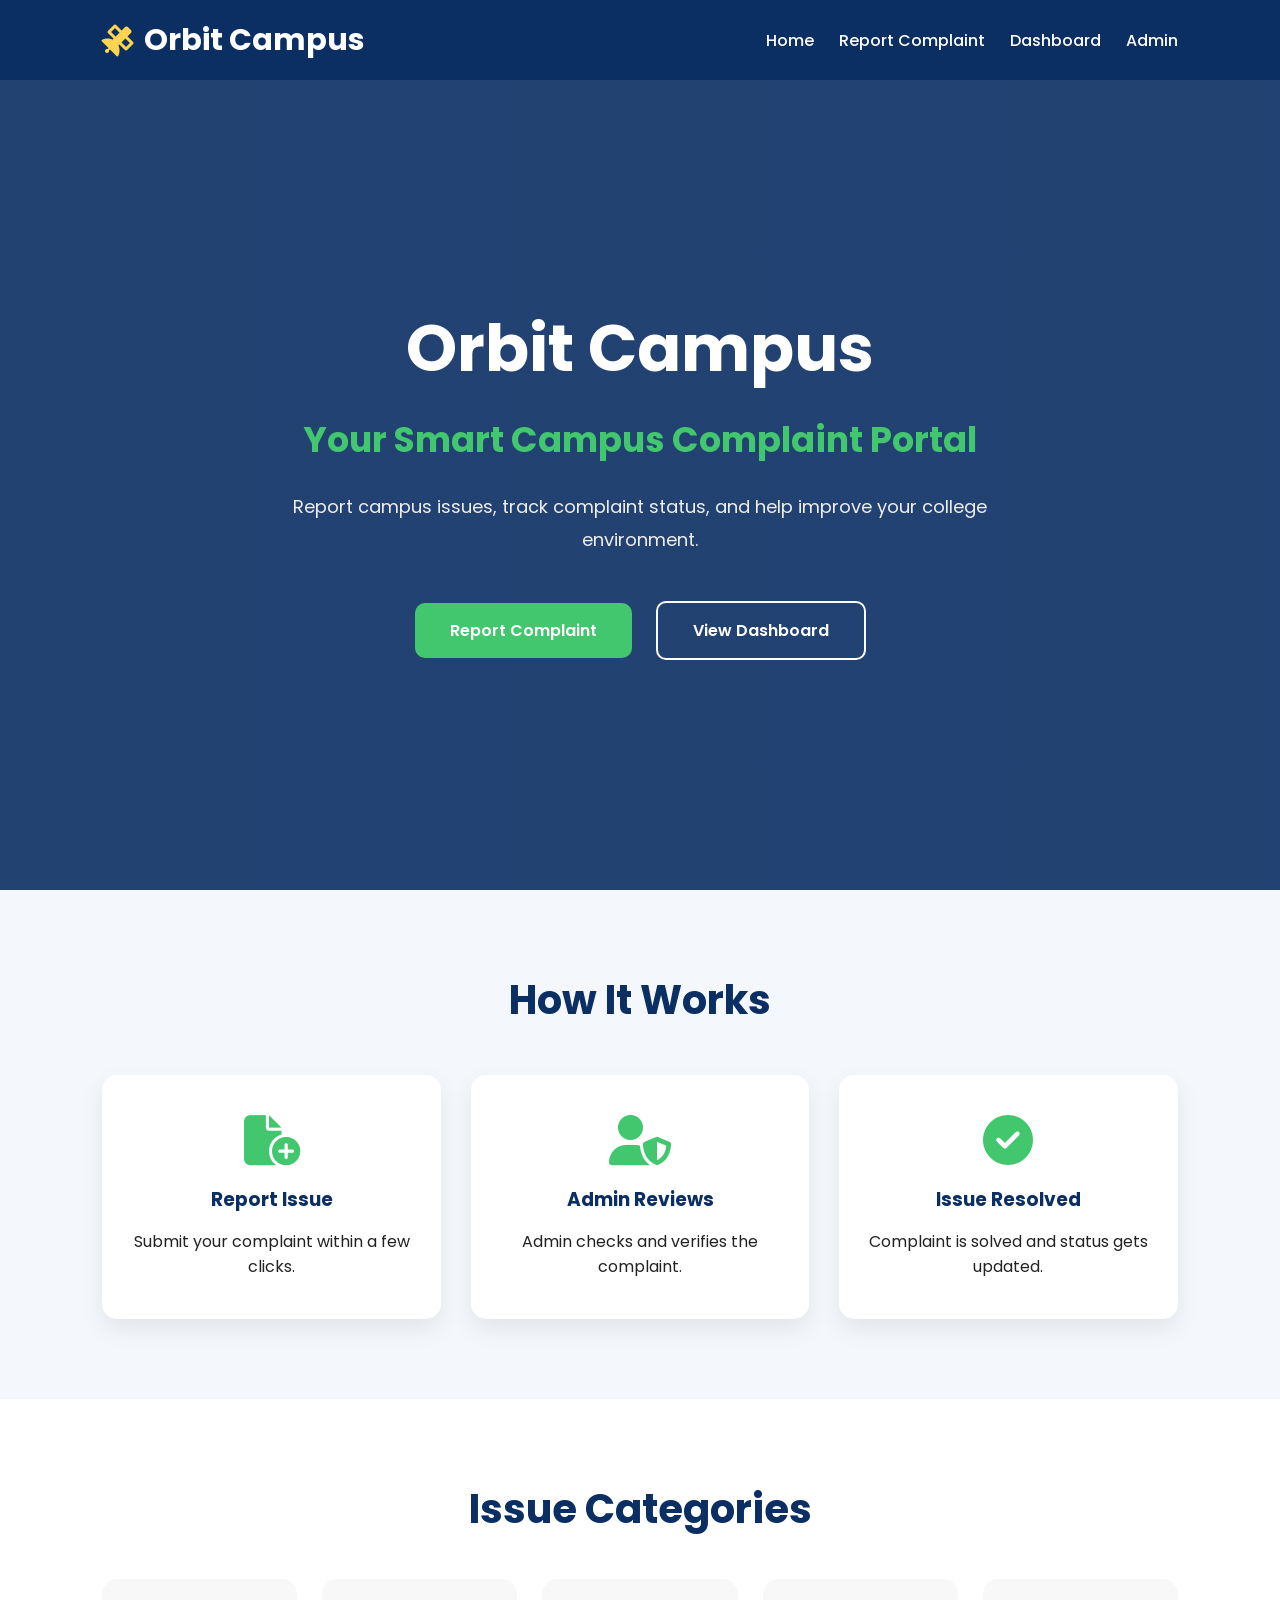
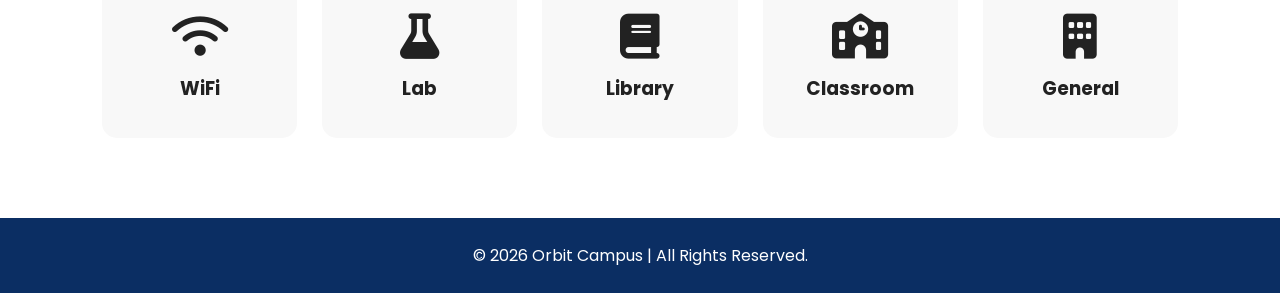
<file: index.html>
<!DOCTYPE html>
<html lang="en">
<head>
    <meta charset="UTF-8">
    <meta name="viewport" content="width=device-width, initial-scale=1.0">
    <title>Orbit Campus</title>

    <!-- CSS -->
    <link rel="stylesheet" href="css/style.css">

    <!-- Font Awesome Icons -->
    <link rel="stylesheet"
    href="https://cdnjs.cloudflare.com/ajax/libs/font-awesome/6.5.2/css/all.min.css">
</head>

<body>

    <!-- ================= HEADER ================= -->

    <header>

    <div class="logo">
        <i class="fa-solid fa-satellite"></i>
        <h2>Orbit Campus</h2>
    </div>

    <nav>
        <a href="index.html">Home</a>
        <a href="report.html">Report Complaint</a>
        <a href="dashboard.html">Dashboard</a>
        <a href="admin.html">Admin</a>
    </nav>

</header>

    <!-- ================= HERO ================= -->

    <section class="hero">

        <div class="hero-content">

            <h1>Orbit Campus</h1>

            <h2>Your Smart Campus Complaint Portal</h2>

            <p>

                Report campus issues, track complaint status,
                and help improve your college environment.

            </p>

            <div class="buttons">

                <a href="report.html" class="btn1">
                    Report Complaint
                </a>

                <a href="dashboard.html" class="btn2">
                    View Dashboard
                </a>

            </div>

        </div>

    </section>

    <!-- ================= HOW IT WORKS ================= -->

    <section class="how">

        <h2>How It Works</h2>

        <div class="cards">

            <div class="card">

                <i class="fa-solid fa-file-circle-plus"></i>

                <h3>Report Issue</h3>

                <p>
                    Submit your complaint within a few clicks.
                </p>

            </div>

            <div class="card">

                <i class="fa-solid fa-user-shield"></i>

                <h3>Admin Reviews</h3>

                <p>
                    Admin checks and verifies the complaint.
                </p>

            </div>

            <div class="card">

                <i class="fa-solid fa-circle-check"></i>

                <h3>Issue Resolved</h3>

                <p>
                    Complaint is solved and status gets updated.
                </p>

            </div>

        </div>

    </section>

    <!-- ================= CATEGORIES ================= -->

    <section class="categories" id="categories">

        <h2>Issue Categories</h2>

        <div class="category-box">

            <div class="item">
                <i class="fa-solid fa-wifi"></i>
                <h3>WiFi</h3>
            </div>

            <div class="item">
                <i class="fa-solid fa-flask"></i>
                <h3>Lab</h3>
            </div>

            <div class="item">
                <i class="fa-solid fa-book"></i>
                <h3>Library</h3>
            </div>

            <div class="item">
                <i class="fa-solid fa-school"></i>
                <h3>Classroom</h3>
            </div>

            <div class="item">
                <i class="fa-solid fa-building"></i>
                <h3>General</h3>
            </div>

        </div>

    </section>

    <!-- ================= FOOTER ================= -->

    <footer>

        <p>

            © 2026 Orbit Campus |
            All Rights Reserved.

        </p>

    </footer>

    <!-- JavaScript -->

    <script src="js/script.js"></script>

</body>
</html>
</file>
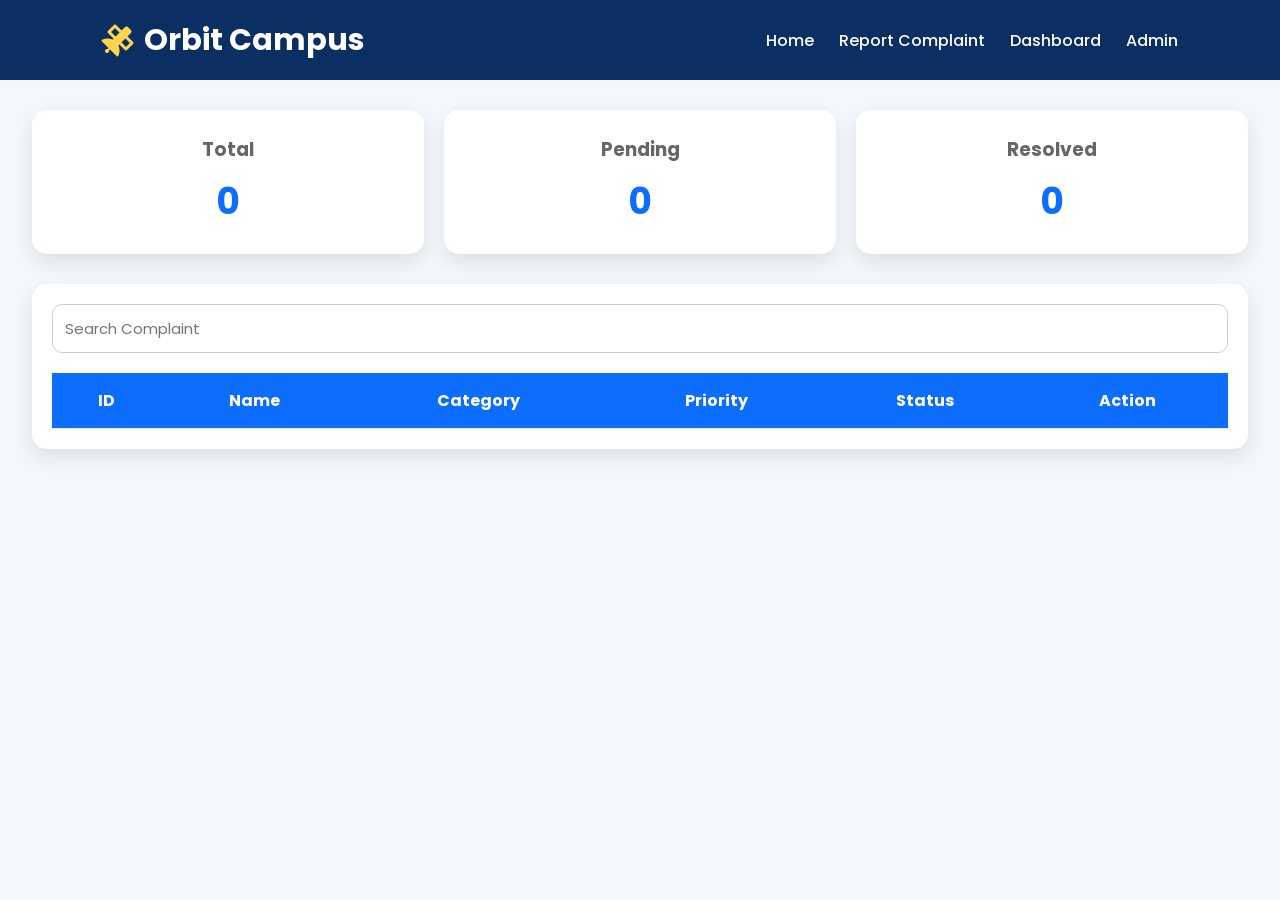
<file: admin.html>
<!DOCTYPE html>
<html lang="en">
<head>
<meta charset="UTF-8">
<meta name="viewport" content="width=device-width, initial-scale=1.0">

<title>Orbit Campus Admin</title>

<link rel="stylesheet" href="css/admin.css">

<link rel="stylesheet"
href="https://cdnjs.cloudflare.com/ajax/libs/font-awesome/6.5.2/css/all.min.css">

</head>

<body>

<header>

    <div class="logo">
        <i class="fa-solid fa-satellite"></i>
        <h2>Orbit Campus</h2>
    </div>

    <nav>
        <a href="index.html">Home</a>
        <a href="report.html">Report Complaint</a>
        <a href="dashboard.html">Dashboard</a>
        <a href="admin.html">Admin</a>
    </nav>

</header>

<section class="cards">

<div class="card">
<h3>Total</h3>
<h1 id="total">0</h1>
</div>

<div class="card">
<h3>Pending</h3>
<h1 id="pending">0</h1>
</div>

<div class="card">
<h3>Resolved</h3>
<h1 id="resolved">0</h1>
</div>

</section>

<div class="table-container">

<input
type="text"
id="search"
placeholder="Search Complaint">

<table>

<thead>

<tr>

<th>ID</th>

<th>Name</th>

<th>Category</th>

<th>Priority</th>

<th>Status</th>

<th>Action</th>

</tr>

</thead>

<tbody id="adminTable">

</tbody>

</table>

</div>

<!-- View Modal -->

<div class="modal" id="modal">

<div class="modal-content">

<span id="close">&times;</span>

<h2>Complaint Details</h2>

<div id="details"></div>

</div>

</div>




</body>

</html>
</file>
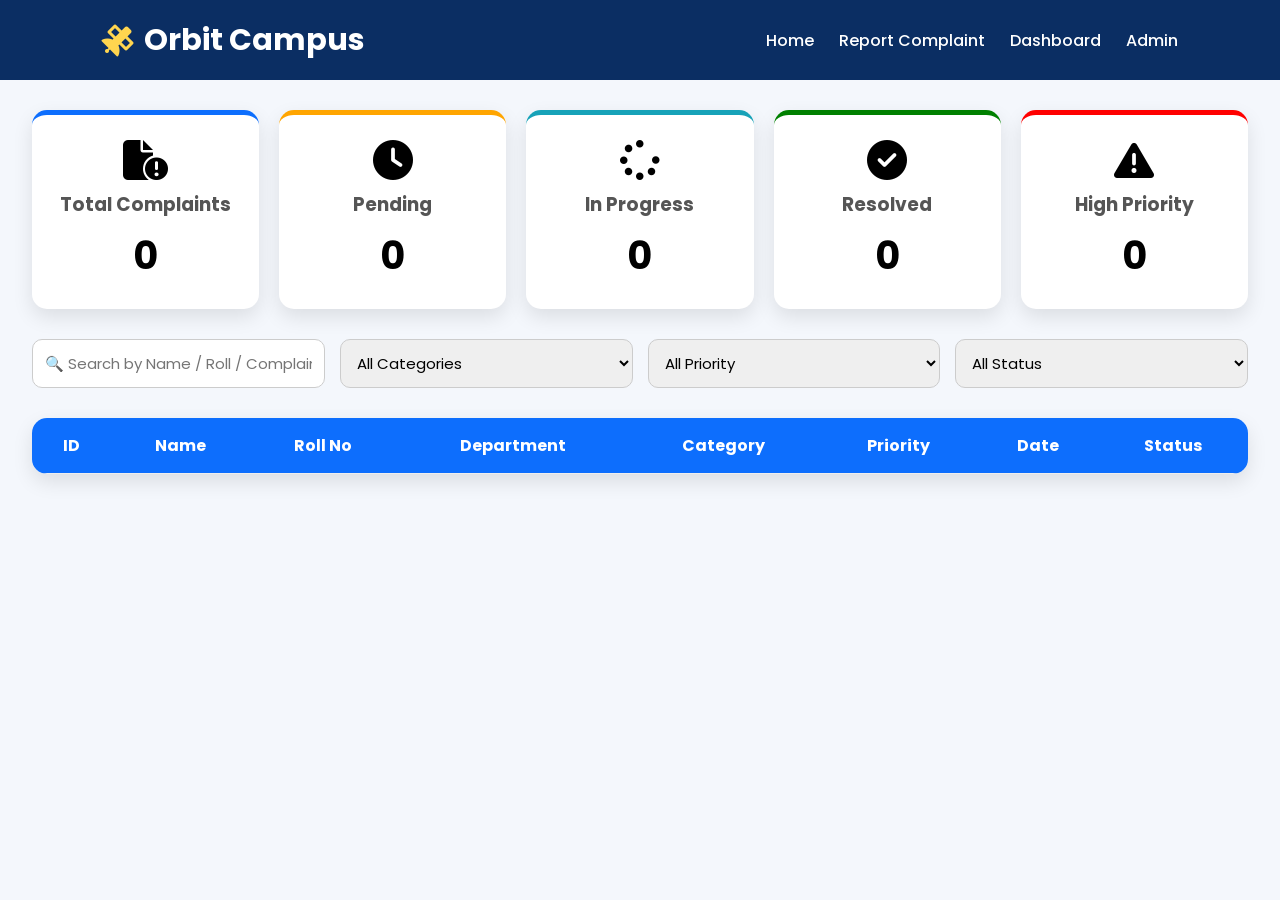
<file: dashboard.html>
<!DOCTYPE html>
<html lang="en">
<head>
    <meta charset="UTF-8">
    <meta name="viewport" content="width=device-width, initial-scale=1.0">
    <title>Orbit Campus Dashboard</title>

    <link rel="stylesheet" href="css/dashboard.css">

    <link rel="stylesheet"
    href="https://cdnjs.cloudflare.com/ajax/libs/font-awesome/6.5.2/css/all.min.css">

</head>
<body>

<header>

    <div class="logo">
        <i class="fa-solid fa-satellite"></i>
        <h2>Orbit Campus</h2>
    </div>

    <nav>
        <a href="index.html">Home</a>
        <a href="report.html">Report Complaint</a>
        <a href="dashboard.html">Dashboard</a>
        <a href="admin.html">Admin</a>
    </nav>

</header>

<!-- Statistics Cards -->

<section class="cards">

    <div class="card total">
        <i class="fa-solid fa-file-circle-exclamation"></i>
        <h3>Total Complaints</h3>
        <h1 id="totalComplaints">0</h1>
    </div>

    <div class="card pending">
        <i class="fa-solid fa-clock"></i>
        <h3>Pending</h3>
        <h1 id="pendingComplaints">0</h1>
    </div>

    <div class="card progress">
        <i class="fa-solid fa-spinner"></i>
        <h3>In Progress</h3>
        <h1 id="progressComplaints">0</h1>
    </div>

    <div class="card resolved">
        <i class="fa-solid fa-circle-check"></i>
        <h3>Resolved</h3>
        <h1 id="resolvedComplaints">0</h1>
    </div>

    <div class="card high">
        <i class="fa-solid fa-triangle-exclamation"></i>
        <h3>High Priority</h3>
        <h1 id="highComplaints">0</h1>
    </div>

</section>

<!-- Search & Filter -->

<section class="filters">

    <input
        type="text"
        id="search"
        placeholder="🔍 Search by Name / Roll / Complaint ID">

    <select id="categoryFilter">
        <option value="">All Categories</option>
        <option>Electricity</option>
        <option>Water</option>
        <option>WiFi</option>
        <option>Cleaning</option>
        <option>Other</option>
    </select>

    <select id="priorityFilter">
        <option value="">All Priority</option>
        <option>High</option>
        <option>Medium</option>
        <option>Low</option>
    </select>

    <select id="statusFilter">
        <option value="">All Status</option>
        <option>Pending</option>
        <option>In Progress</option>
        <option>Resolved</option>
    </select>

</section>

<!-- Complaint Table -->

<div class="table-container">

<table>

<thead>

<tr>

<th>ID</th>

<th>Name</th>

<th>Roll No</th>

<th>Department</th>

<th>Category</th>

<th>Priority</th>

<th>Date</th>

<th>Status</th>

</tr>

</thead>

<tbody id="complaintTable">

</tbody>

</table>

</div>

<!-- View Complaint Popup -->

<div class="modal" id="viewModal">

<div class="modal-content">

<span class="close">&times;</span>

<h2>Complaint Details</h2>

<div id="complaintDetails"></div>

</div>

</div>

<script src="js/dashboard.js"></script>


</body>
</html>
</file>
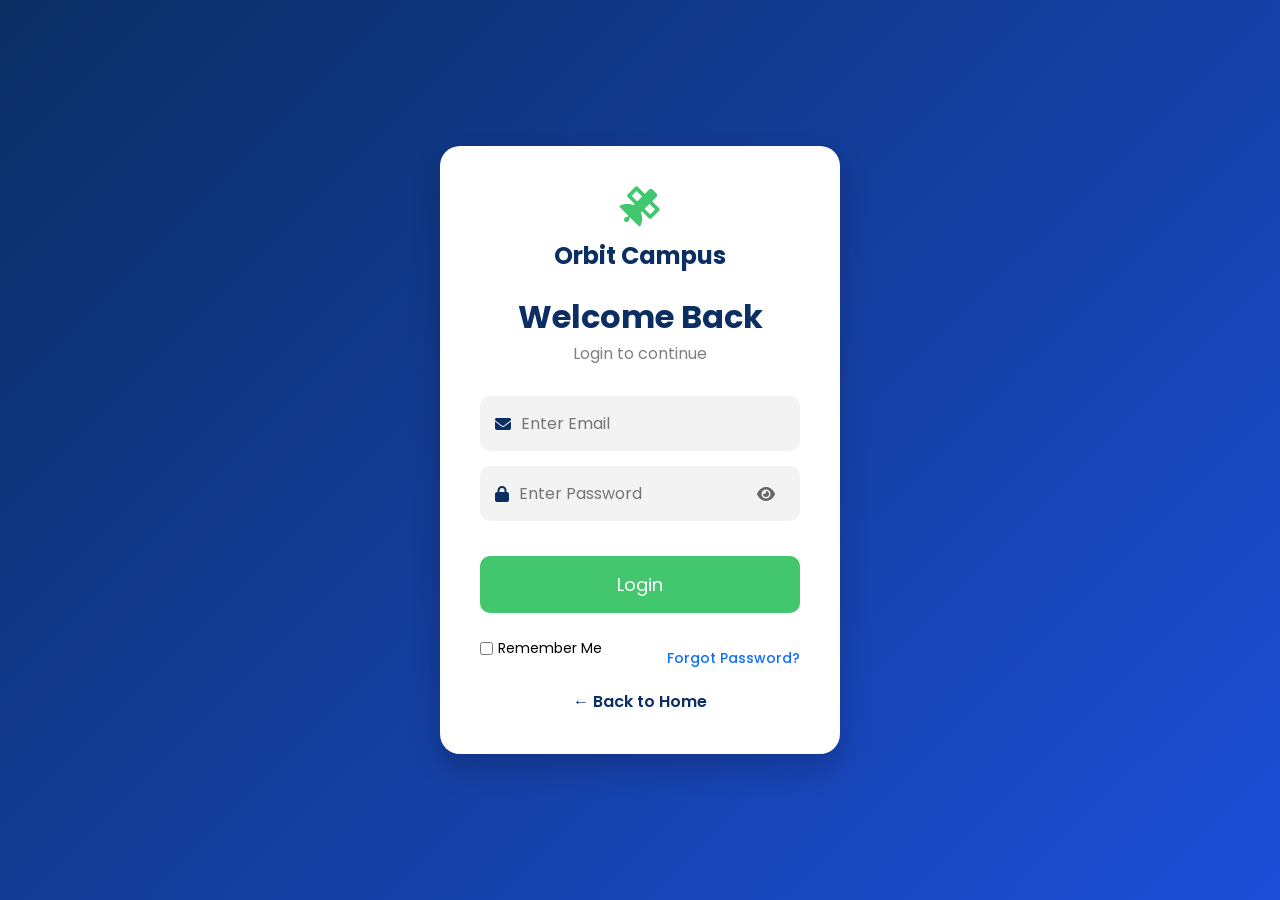
<file: login.html>
<!DOCTYPE html>
<html lang="en">
<head>
    <meta charset="UTF-8">
    <meta name="viewport" content="width=device-width, initial-scale=1.0">
    <title>Orbit Campus - Login</title>

    <link rel="stylesheet" href="css/login.css">

    <link rel="stylesheet"
    href="https://cdnjs.cloudflare.com/ajax/libs/font-awesome/6.5.2/css/all.min.css">

</head>
<body>

<div class="container">

    <div class="login-box">

        <div class="logo">
            <i class="fa-solid fa-satellite"></i>
            <h2>Orbit Campus</h2>
        </div>

        <h1>Welcome Back</h1>

        <p>Login to continue</p>

        <form id="loginForm">

            <div class="input-box">

                <i class="fa-solid fa-envelope"></i>

                <input
                type="email"
                id="email"
                placeholder="Enter Email"
                required>

            </div>

            <div class="input-box">

    <i class="fa-solid fa-lock"></i>

    <input
    type="password"
    id="password"
    placeholder="Enter Password"
    required>

    <i class="fa-solid fa-eye" id="togglePassword"></i>

</div>

            <button type="submit">
                Login
            </button>
            </form>
   <div class="login-options">

    <label>

        <input type="checkbox" id="remember">

        Remember Me

    </label>

    <a href="#">Forgot Password?</a>

</div>
    

        <a href="index.html">
            ← Back to Home
        </a>

    </div>

</div>

<script src="js/login.js"></script>

</body>
</html>
</file>
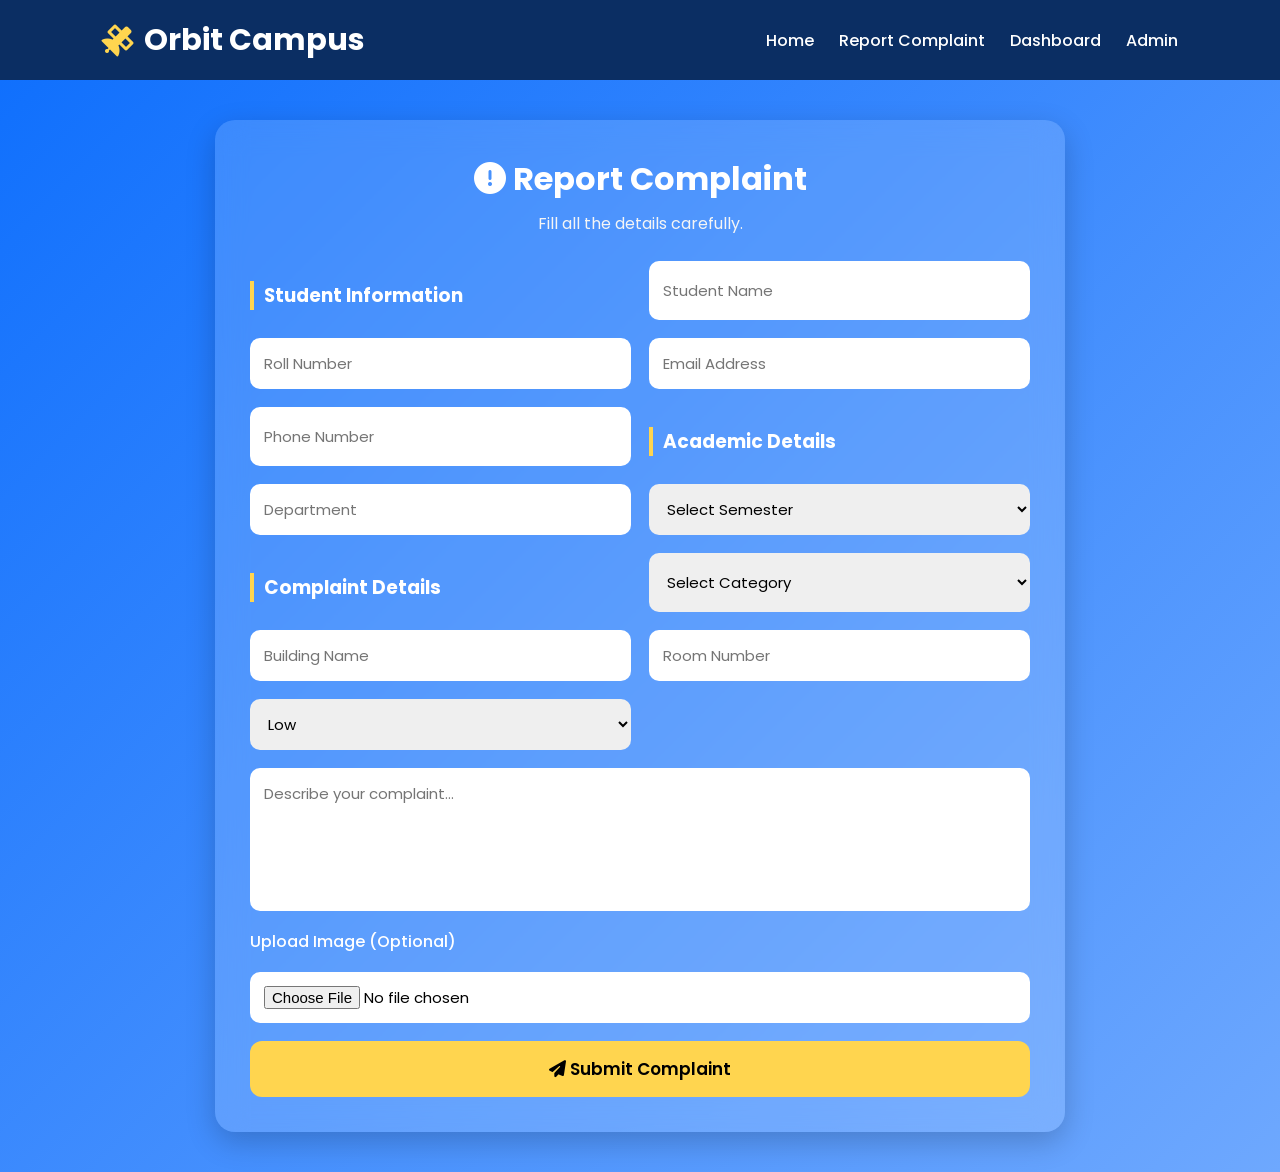
<file: report.html>
<!DOCTYPE html>
<html lang="en">
<head>
<meta charset="UTF-8">
<meta name="viewport" content="width=device-width, initial-scale=1.0">
<title>Report Complaint | Orbit Campus</title>

<link rel="stylesheet" href="css/report.css">

<link rel="stylesheet"
href="https://cdnjs.cloudflare.com/ajax/libs/font-awesome/6.5.2/css/all.min.css">

</head>
<body>

<header>

    <div class="logo">
        <i class="fa-solid fa-satellite"></i>
        <h2>Orbit Campus</h2>
    </div>

    <nav>
        <a href="index.html">Home</a>
        <a href="report.html">Report Complaint</a>
        <a href="dashboard.html">Dashboard</a>
        <a href="admin.html">Admin</a>
    </nav>

</header>

<div class="container">

<div class="report-box">

<h1><i class="fa-solid fa-circle-exclamation"></i> Report Complaint</h1>

<p>Fill all the details carefully.</p>

<form id="reportForm">

<h3>Student Information</h3>

<input type="text" id="name" placeholder="Student Name" required>

<input type="text" id="roll" placeholder="Roll Number" required>

<input type="email" id="email" placeholder="Email Address" required>

<input type="tel" id="phone" placeholder="Phone Number" required>

<h3>Academic Details</h3>

<input type="text" id="department" placeholder="Department" required>

<select id="semester" required>
<option value="">Select Semester</option>
<option>1</option>
<option>2</option>
<option>3</option>
<option>4</option>
<option>5</option>
<option>6</option>
</select>

<h3>Complaint Details</h3>

<select id="category" required>
<option value="">Select Category</option>
<option>WiFi</option>
<option>Library</option>
<option>Lab</option>
<option>Classroom</option>

<option>General</option>

</select>

<input type="text" id="building" placeholder="Building Name">

<input type="text" id="room" placeholder="Room Number">

<select id="priority" required>
<option>Low</option>
<option>Medium</option>
<option>High</option>
</select>

<textarea id="description" rows="5"
placeholder="Describe your complaint..." required></textarea>

<label>Upload Image (Optional)</label>
<input type="file" id="image" accept="image/*">

<button type="submit">
<i class="fa-solid fa-paper-plane"></i>
Submit Complaint
</button>

</form>

</div>

</div>

<script src="js/report.js"></script>

</body>
</html>
</file>
<file: css/style.css>
/* Google Font */
@import url('https://fonts.googleapis.com/css2?family=Poppins:wght@300;400;500;600;700;800&display=swap');

*{
    margin:0;
    padding:0;
    box-sizing:border-box;
    font-family:'Poppins',sans-serif;
    scroll-behavior:smooth;
}

body{
    background:#f4f7fc;
    color:#222;
}

/* ================= HEADER ================= */

/* ================= HEADER ================= */

header{
    width:100%;
    height:80px;
    background:#0B2E63;
    display:flex;
    justify-content:space-between;
    align-items:center;
    padding:0 8%;
    position:sticky;
    top:0;
    z-index:1000;
}

.logo{
    display:flex;
    align-items:center;
    gap:10px;
}

.logo i{
    font-size:32px;
    color:#FFD54F;
}

.logo h2{
    color:#fff;
    font-size:30px;
}

nav{
    display:flex;
    align-items:center;
    gap:25px;
}

nav a{
    text-decoration:none;
    color:#fff;
    font-weight:500;
    transition:.3s;
}

nav a:hover{
    color:#42C76E;
}

@media(max-width:768px){

header{
    flex-direction:column;
    height:auto;
    padding:20px;
}

nav{
    flex-wrap:wrap;
    justify-content:center;
    margin-top:15px;
}

}

/* ================= HERO ================= */

.hero{
    width:100%;
    min-height:90vh;
    background:linear-gradient(rgba(11,46,99,.90),rgba(11,46,99,.90)),
    url("https://images.unsplash.com/photo-1523050854058-8df90110c9f1?auto=format&fit=crop&w=1500&q=80");
    background-size:cover;
    background-position:center;
    display:flex;
    align-items:center;
    justify-content:center;
    text-align:center;
    padding:40px;
}

.hero-content{
    max-width:800px;
}

.hero h1{
    font-size:65px;
    color:#fff;
}

.hero h2{
    color:#42C76E;
    font-size:35px;
    margin-top:15px;
}

.hero p{
    color:#eee;
    margin:25px 0;
    line-height:1.8;
    font-size:18px;
}

.buttons{
    margin-top:35px;
}

.btn1,
.btn2{
    display:inline-block;
    text-decoration:none;
    padding:15px 35px;
    border-radius:10px;
    font-weight:600;
    transition:.4s;
    margin:10px;
}

.btn1{
    background:#42C76E;
    color:#fff;
}

.btn2{
    border:2px solid #fff;
    color:#fff;
}

.btn1:hover{
    transform:translateY(-5px);
}

.btn2:hover{
    background:#fff;
    color:#0B2E63;
}

/* ================= HOW IT WORKS ================= */

.how{
    padding:80px 8%;
    text-align:center;
}

.how h2{
    font-size:40px;
    color:#0B2E63;
    margin-bottom:45px;
}

.cards{
    display:grid;
    grid-template-columns:repeat(auto-fit,minmax(250px,1fr));
    gap:30px;
}

.card{
    background:#fff;
    border-radius:15px;
    padding:40px 25px;
    box-shadow:0 10px 25px rgba(0,0,0,.08);
    transition:.4s;
}

.card:hover{
    transform:translateY(-10px);
}

.card i{
    font-size:50px;
    color:#42C76E;
    margin-bottom:20px;
}

.card h3{
    margin-bottom:15px;
    color:#0B2E63;
}

/* ================= CATEGORIES ================= */

.categories{
    padding:80px 8%;
    background:#fff;
    text-align:center;
}

.categories h2{
    font-size:40px;
    color:#0B2E63;
    margin-bottom:40px;
}

.category-box{
    display:grid;
    grid-template-columns:repeat(auto-fit,minmax(180px,1fr));
    gap:25px;
}

.item{
    background:#f8f8f8;
    padding:35px;
    border-radius:15px;
    transition:.4s;
}

.item:hover{
    transform:translateY(-10px);
    background:#42C76E;
    color:#fff;
}

.item i{
    font-size:45px;
    margin-bottom:15px;
}

/* ================= FOOTER ================= */

footer{
    background:#0B2E63;
    color:#fff;
    text-align:center;
    padding:25px;
}

/* ================= RESPONSIVE ================= */

@media(max-width:768px){

header{
    flex-direction:column;
    height:auto;
    padding:20px;
}

nav{
    flex-wrap:wrap;
    justify-content:center;
    margin-top:15px;
}

.hero h1{
    font-size:42px;
}

.hero h2{
    font-size:25px;
}

.hero p{
    font-size:16px;
}

}
</file>
<file: css/admin.css>
@import url('https://fonts.googleapis.com/css2?family=Poppins:wght@300;400;500;600;700&display=swap');

*{
    margin:0;
    padding:0;
    box-sizing:border-box;
    font-family:'Poppins',sans-serif;
}

body{
    background:#f4f7fc;
}
/* ================= HEADER ================= */

header{
    width:100%;
    height:80px;
    background:#0B2E63;
    display:flex;
    justify-content:space-between;
    align-items:center;
    padding:0 8%;
    position:sticky;
    top:0;
    z-index:1000;
}

.logo{
    display:flex;
    align-items:center;
    gap:10px;
}

.logo i{
    font-size:32px;
    color:#FFD54F;
}

.logo h2{
    color:#fff;
    font-size:30px;
}

nav{
    display:flex;
    align-items:center;
    gap:25px;
}

nav a{
    text-decoration:none;
    color:#fff;
    font-weight:500;
    transition:.3s;
}

nav a:hover{
    color:#42C76E;
}

/* Cards */

.cards{
    width:95%;
    margin:30px auto;
    display:grid;
    grid-template-columns:repeat(auto-fit,minmax(220px,1fr));
    gap:20px;
}

.card{
    background:#fff;
    border-radius:15px;
    padding:25px;
    text-align:center;
    box-shadow:0 8px 20px rgba(0,0,0,.1);
    transition:.3s;
}

.card:hover{
    transform:translateY(-8px);
}

.card h3{
    color:#666;
    margin-bottom:10px;
}

.card h1{
    color:#0d6efd;
    font-size:36px;
}

/* Search */

.table-container{
    width:95%;
    margin:30px auto;
    background:#fff;
    padding:20px;
    border-radius:15px;
    box-shadow:0 8px 20px rgba(0,0,0,.1);
}

#search{
    width:100%;
    padding:12px;
    border:1px solid #ccc;
    border-radius:10px;
    margin-bottom:20px;
    font-size:15px;
}

#search:focus{
    outline:none;
    border-color:#0d6efd;
}

/* Table */

table{
    width:100%;
    border-collapse:collapse;
}

thead{
    background:#0d6efd;
    color:#fff;
}

th,td{
    padding:15px;
    text-align:center;
    border-bottom:1px solid #eee;
}

tbody tr:hover{
    background:#f5f9ff;
}

/* Buttons */

button{
    padding:8px 12px;
    border:none;
    border-radius:8px;
    cursor:pointer;
    margin:2px;
    color:#fff;
}

.viewBtn{
    background:#0d6efd;
}

.editBtn{
    background:#ffc107;
    color:#000;
}

.resolveBtn{
    background:#28a745;
}

.deleteBtn{
    background:#dc3545;
}

/* Modal */

.modal{
    display:none;
    position:fixed;
    left:0;
    top:0;
    width:100%;
    height:100%;
    background:rgba(0,0,0,.5);
}

.modal-content{
    width:60%;
    margin:5% auto;
    background:#fff;
    padding:30px;
    border-radius:15px;
    position:relative;
}

#close{
    position:absolute;
    right:20px;
    top:15px;
    font-size:28px;
    cursor:pointer;
}

/* Responsive */

@media(max-width:768px){

header{
    flex-direction:column;
    height:auto;
    padding:20px;
}

nav{
    flex-wrap:wrap;
    justify-content:center;
    margin-top:15px;
}

.modal-content{
    width:90%;
}

table{
    font-size:13px;
}

}
</file>
<file: css/dashboard.css>
/* Google Font */
@import url('https://fonts.googleapis.com/css2?family=Poppins:wght@300;400;500;600;700&display=swap');

*{
    margin:0;
    padding:0;
    box-sizing:border-box;
    font-family:'Poppins',sans-serif;
}

body{
    background:#f4f7fc;
}

/* ================= HEADER ================= */

header{
    width:100%;
    height:80px;
    background:#0B2E63;
    display:flex;
    justify-content:space-between;
    align-items:center;
    padding:0 8%;
    position:sticky;
    top:0;
    z-index:1000;
}

.logo{
    display:flex;
    align-items:center;
    gap:10px;
}

.logo i{
    font-size:32px;
    color:#FFD54F;
}

.logo h2{
    color:#fff;
    font-size:30px;
}

nav{
    display:flex;
    align-items:center;
    gap:25px;
}

nav a{
    text-decoration:none;
    color:#fff;
    font-weight:500;
    transition:.3s;
}

nav a:hover{
    color:#42C76E;
}
/* Cards */

.cards{
    width:95%;
    margin:30px auto;
    display:grid;
    grid-template-columns:repeat(auto-fit,minmax(200px,1fr));
    gap:20px;
}

.card{
    background:#fff;
    border-radius:15px;
    padding:25px;
    text-align:center;
    box-shadow:0 8px 20px rgba(0,0,0,.1);
    transition:.3s;
}

.card:hover{
    transform:translateY(-8px);
}

.card i{
    font-size:40px;
    margin-bottom:10px;
}

.card h3{
    margin-bottom:8px;
    color:#555;
}

.card h1{
    font-size:38px;
}

.total{
    border-top:5px solid #0d6efd;
}

.pending{
    border-top:5px solid orange;
}

.progress{
    border-top:5px solid #17a2b8;
}

.resolved{
    border-top:5px solid green;
}

.high{
    border-top:5px solid red;
}

/* Filters */

.filters{
    width:95%;
    margin:auto;
    display:flex;
    gap:15px;
    flex-wrap:wrap;
}

.filters input,
.filters select{
    flex:1;
    min-width:220px;
    padding:12px;
    border:1px solid #ccc;
    border-radius:10px;
    font-size:15px;
}

.filters input:focus,
.filters select:focus{
    outline:none;
    border-color:#0d6efd;
}

/* Table */

.table-container{
    width:95%;
    margin:30px auto;
    background:#fff;
    border-radius:15px;
    overflow:hidden;
    box-shadow:0 8px 20px rgba(0,0,0,.1);
}

table{
    width:100%;
    border-collapse:collapse;
}

thead{
    background:#0d6efd;
    color:#fff;
}

th,td{
    padding:15px;
    text-align:center;
    border-bottom:1px solid #eee;
}

tbody tr:hover{
    background:#f1f7ff;
}

/* Buttons */

button{
    padding:8px 12px;
    border:none;
    border-radius:8px;
    cursor:pointer;
    margin:2px;
    color:#fff;
}

.viewBtn{
    background:#0d6efd;
}

.editBtn{
    background:#ffc107;
    color:#000;
}

.deleteBtn{
    background:#dc3545;
}

/* Status */

.pending-status{
    color:orange;
    font-weight:600;
}

.progress-status{
    color:#17a2b8;
    font-weight:600;
}

.resolved-status{
    color:green;
    font-weight:600;
}

/* Modal */

.modal{
    display:none;
    position:fixed;
    left:0;
    top:0;
    width:100%;
    height:100%;
    background:rgba(0,0,0,.5);
}

.modal-content{
    background:#fff;
    width:60%;
    margin:5% auto;
    padding:30px;
    border-radius:15px;
    position:relative;
}

.close{
    position:absolute;
    right:20px;
    top:15px;
    font-size:28px;
    cursor:pointer;
}

/* Responsive */

@media(max-width:768px){

header{
    flex-direction:column;
    height:auto;
    padding:20px;
}

nav{
    flex-wrap:wrap;
    justify-content:center;
    margin-top:15px;
}

.modal-content{
    width:90%;
}

table{
    font-size:13px;
}

}
</file>
<file: css/login.css>
@import url('https://fonts.googleapis.com/css2?family=Poppins:wght@300;400;500;600;700&display=swap');

*{
margin:0;
padding:0;
box-sizing:border-box;
font-family:Poppins,sans-serif;
}

body{

display:flex;

justify-content:center;

align-items:center;

height:100vh;

background:linear-gradient(135deg,#0B2E63,#1d4ed8);

}

.container{

width:100%;

display:flex;

justify-content:center;

}

.login-box{

background:white;

padding:40px;

width:400px;

border-radius:20px;

text-align:center;

box-shadow:0 15px 30px rgba(0,0,0,.2);

}

.logo{

margin-bottom:20px;

}

.logo i{

font-size:40px;

color:#42C76E;

}

.logo h2{

color:#0B2E63;

margin-top:10px;

}

h1{

color:#0B2E63;

}

p{

margin-bottom:30px;

color:gray;

}

.input-box{

display:flex;

align-items:center;

background:#f3f3f3;

padding:15px;

margin:15px 0;

border-radius:10px;

}

.input-box i{

margin-right:10px;

color:#0B2E63;

}

.input-box input{

border:none;

outline:none;

background:none;

width:100%;

font-size:16px;

}

button{

width:100%;

padding:15px;

margin-top:20px;

border:none;

background:#42C76E;

color:white;

font-size:18px;

border-radius:10px;

cursor:pointer;

transition:.3s;

}

button:hover{

background:#34a853;

}

a{

display:block;

margin-top:20px;

text-decoration:none;

color:#0B2E63;

font-weight:600;

}
.input-box{
    position:relative;
}

.input-box .fa-eye{
    position:absolute;
    right:15px;
    top:50%;
    transform:translateY(-50%);
    cursor:pointer;
    color:#666;
}

.login-options{
    display:flex;
    justify-content:space-between;
    align-items:center;
    margin:15px 0;
    font-size:14px;
}

.login-options a{
    text-decoration:none;
    color:#0d6efd;
    font-weight:500;
}

.login-options label{
    display:flex;
    align-items:center;
    gap:5px;
}
</file>
<file: css/report.css>
/* Google Font */
@import url('https://fonts.googleapis.com/css2?family=Poppins:wght@300;400;500;600;700&display=swap');

*{
    margin:0;
    padding:0;
    box-sizing:border-box;
    font-family:'Poppins',sans-serif;
}

body{
    /* ================= HEADER ================= */

header{
    width:100%;
    height:80px;
    background:#0B2E63;
    display:flex;
    justify-content:space-between;
    align-items:center;
    padding:0 8%;
    position:sticky;
    top:0;
    z-index:1000;
}

.logo{
    display:flex;
    align-items:center;
    gap:10px;
}

.logo i{
    font-size:32px;
    color:#FFD54F;
}

.logo h2{
    color:#fff;
    font-size:30px;
}

nav{
    display:flex;
    align-items:center;
    gap:25px;
}

nav a{
    text-decoration:none;
    color:#fff;
    font-weight:500;
    transition:.3s;
}

nav a:hover{
    color:#42C76E;
}
    background:linear-gradient(135deg,#0d6efd,#6ea8fe);
    min-height:100vh;
    margin:0;
}

.container{
    width:100%;
    display:flex;
    justify-content:center;
    padding:40px 20px;
}

.report-box{
    width:100%;
    max-width:850px;
    background:rgba(255,255,255,0.15);
    backdrop-filter:blur(15px);
    border-radius:20px;
    padding:35px;
    box-shadow:0 10px 30px rgba(0,0,0,.2);
    color:#fff;
}

.report-box h1{
    text-align:center;
    margin-bottom:8px;
}

.report-box p{
    text-align:center;
    margin-bottom:25px;
    color:#f5f5f5;
}

.report-box h3{
    margin:20px 0 10px;
    color:#fff;
    border-left:4px solid #ffd54f;
    padding-left:10px;
}

form{
    display:grid;
    grid-template-columns:repeat(2,1fr);
    gap:18px;
}

input,
select,
textarea{
    width:100%;
    padding:14px;
    border:none;
    border-radius:10px;
    font-size:15px;
    outline:none;
}

textarea{
    grid-column:1/3;
    resize:none;
}

label{
    grid-column:1/3;
    font-weight:500;
}

input[type=file]{
    grid-column:1/3;
    background:#fff;
    color:#000;
}

button{
    grid-column:1/3;
    padding:15px;
    border:none;
    border-radius:12px;
    background:#ffd54f;
    color:#000;
    font-size:17px;
    font-weight:600;
    cursor:pointer;
    transition:.3s;
}

button:hover{
    background:#ffc107;
    transform:translateY(-3px);
}

input:focus,
select:focus,
textarea:focus{
    box-shadow:0 0 10px rgba(255,255,255,.6);
}

@media(max-width:768px){

form{
    grid-template-columns:1fr;
}

textarea,
button,
label,
input[type=file]{
    grid-column:1/2;
}

.report-box{
    padding:20px;
}

}
/* Toast Notification */

.toast{
    position:fixed;
    top:20px;
    right:-350px;
    background:#28a745;
    color:#fff;
    padding:15px 25px;
    border-radius:10px;
    font-weight:600;
    transition:.5s;
    z-index:999;
    box-shadow:0 8px 20px rgba(0,0,0,.2);
}

.toast.show{
    right:20px;
}
</file>
